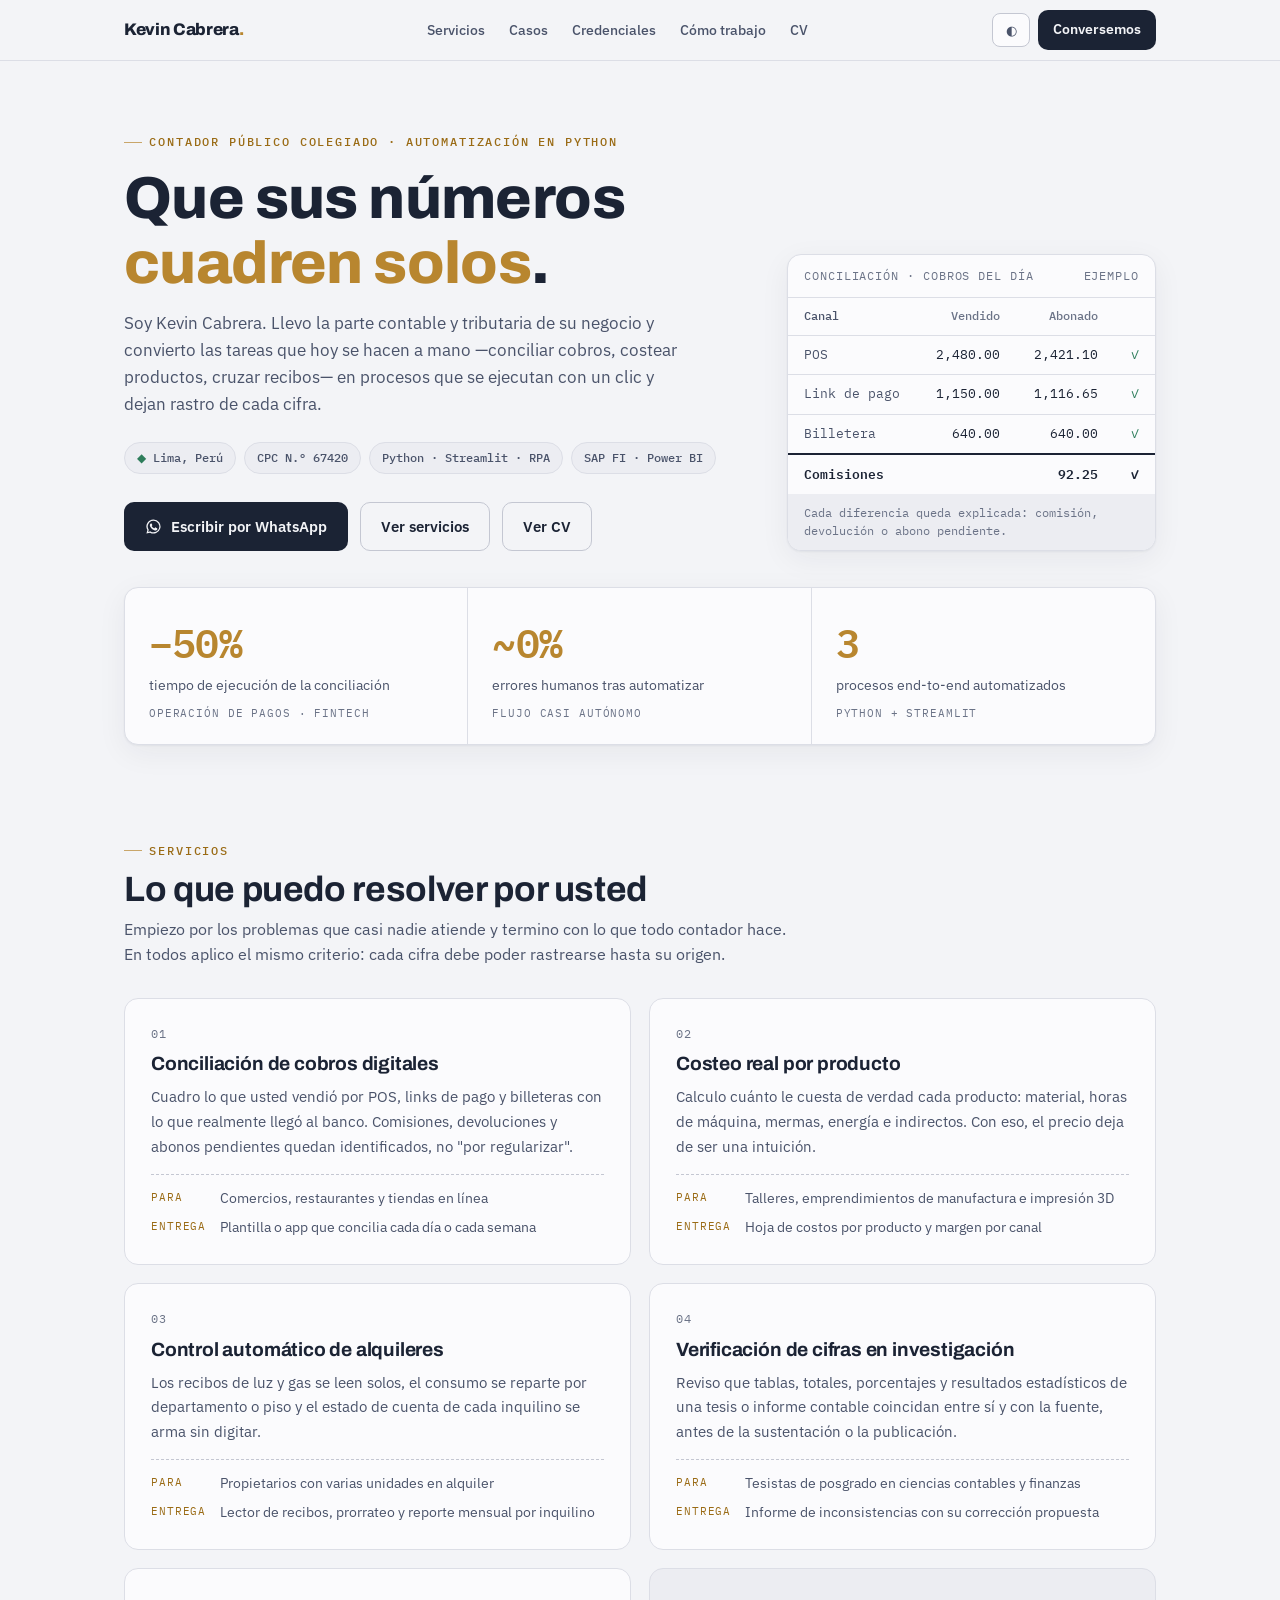
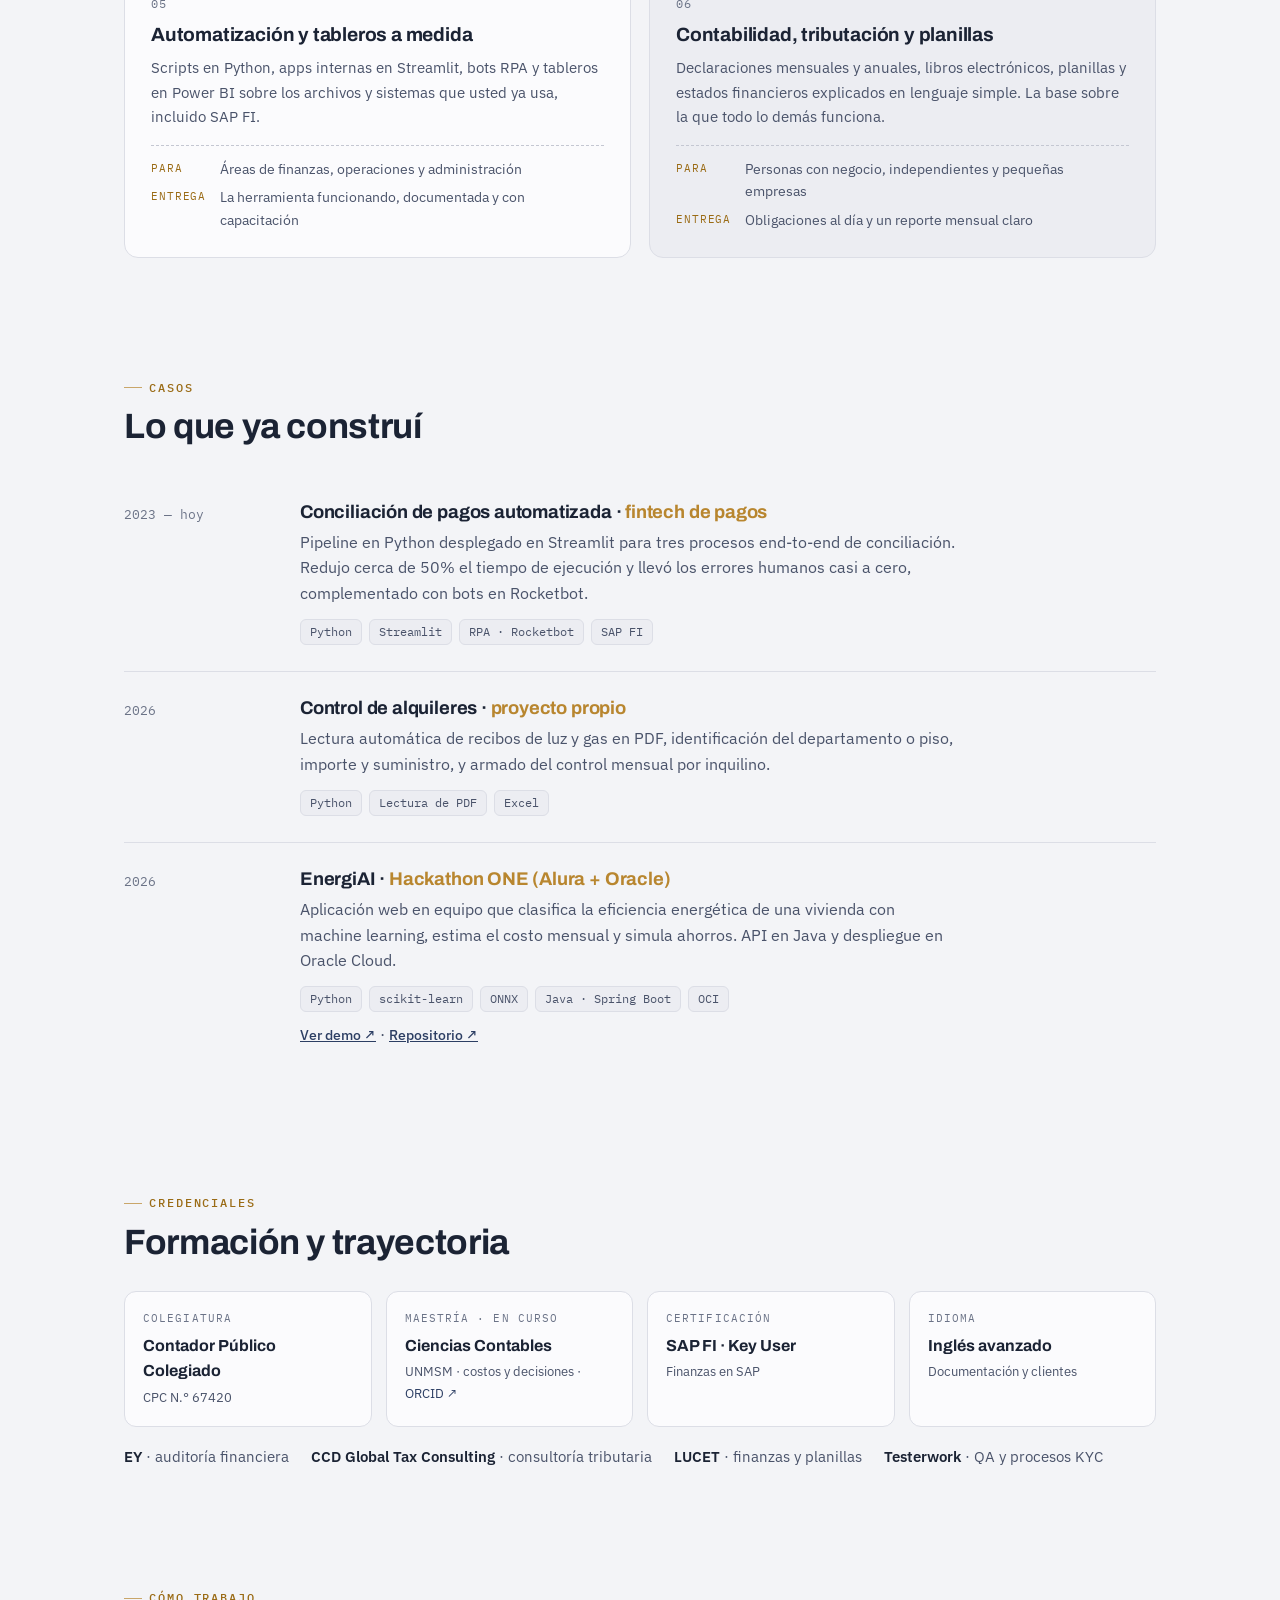
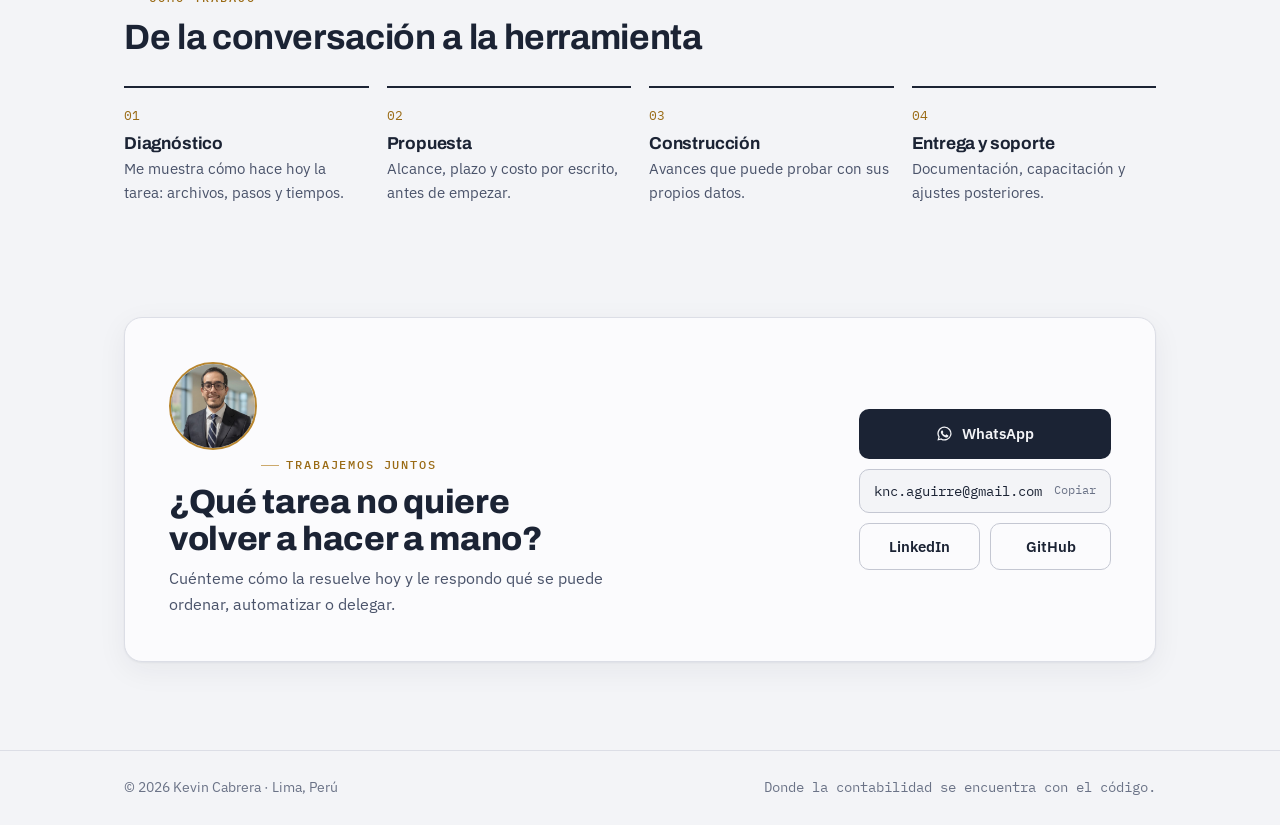
<file: index.html>
<!doctype html>
<html lang="es">
<head>
<meta charset="utf-8">
<meta name="viewport" content="width=device-width, initial-scale=1">
<title>Kevin Cabrera · Contabilidad y automatización</title>
<meta name="description" content="Kevin Cabrera, Contador Público Colegiado y constructor de automatizaciones en Python. Conciliación de cobros digitales, costeo por producto, control de alquileres, tributación y tableros financieros. Lima, Perú.">
<link rel="icon" href="img/favicon.svg" type="image/svg+xml">
<link rel="preconnect" href="https://fonts.googleapis.com">
<link rel="preconnect" href="https://fonts.gstatic.com" crossorigin>
<link rel="stylesheet" href="https://fonts.googleapis.com/css2?family=Archivo:wght@500;600;700;800&family=IBM+Plex+Mono:wght@400;500;600&family=IBM+Plex+Sans:wght@400;500;600;700&display=swap">
<style>
/* Identidad tomada del CV web de Kevin Cabrera */
:root{
  --paper:#F3F4F7; --surface:#FBFBFD; --surface-2:#ECEDF2;
  --ink:#1B2334; --ink-soft:#4A536A; --ink-faint:#6B7387;
  --line:#DCDEE6; --line-strong:#C4C7D2;
  --gold:#9A6B15; --gold-bright:#B8862F; --navy:#2C3E63; --good:#2E7D5B;
  --shadow:0 1px 2px rgba(27,35,52,.05),0 8px 30px rgba(27,35,52,.06);
  --display:'Archivo',system-ui,sans-serif; --body:'IBM Plex Sans',system-ui,sans-serif; --mono:'IBM Plex Mono',ui-monospace,monospace;
}
@media (prefers-color-scheme:dark){
  :root:not([data-theme="light"]){
    --paper:#0F131C; --surface:#161C28; --surface-2:#1D2532; --ink:#E9EBF1; --ink-soft:#AEB6C7; --ink-faint:#8D95A8;
    --line:#28303F; --line-strong:#38414F; --gold:#E0AE56; --gold-bright:#D6A24A; --navy:#8FA6D0; --good:#5FB98C;
    --shadow:0 1px 2px rgba(0,0,0,.3),0 12px 34px rgba(0,0,0,.35);
  }
}
:root[data-theme="dark"]{
  --paper:#0F131C; --surface:#161C28; --surface-2:#1D2532; --ink:#E9EBF1; --ink-soft:#AEB6C7; --ink-faint:#8D95A8;
  --line:#28303F; --line-strong:#38414F; --gold:#E0AE56; --gold-bright:#D6A24A; --navy:#8FA6D0; --good:#5FB98C;
  --shadow:0 1px 2px rgba(0,0,0,.3),0 12px 34px rgba(0,0,0,.35);
}
*{margin:0;padding:0;box-sizing:border-box}
html{scroll-behavior:smooth}
body{background:var(--paper);color:var(--ink);font-family:var(--body);line-height:1.6;-webkit-font-smoothing:antialiased}
.wrap{max-width:1080px;margin:0 auto;padding-inline:24px}
@media(max-width:520px){.wrap{padding-inline:16px}}
a{color:inherit}
h1,h2,h3{font-family:var(--display);line-height:1.1;letter-spacing:-.01em;text-wrap:balance}
.mono{font-family:var(--mono);font-variant-numeric:tabular-nums}
.eyebrow{font-family:var(--mono);font-size:.72rem;letter-spacing:.16em;text-transform:uppercase;color:var(--gold);font-weight:500;display:inline-flex;align-items:center;gap:.6em}
.eyebrow::before{content:"";width:1.6em;height:1px;background:var(--gold-bright);opacity:.7}
section{padding-block:56px}
.sec-head{margin-bottom:30px;max-width:680px}
.sec-head h2{font-size:clamp(1.6rem,4vw,2.2rem);font-weight:700;margin:10px 0 8px}
.sec-head p{color:var(--ink-soft)}
:focus-visible{outline:2px solid var(--gold-bright);outline-offset:2px}

/* Barra */
.topbar{position:sticky;top:0;z-index:50;background:var(--paper);border-bottom:1px solid var(--line)}
.topbar-inner{display:flex;align-items:center;justify-content:space-between;gap:16px;height:60px}
.brand{font-family:var(--display);font-weight:800;font-size:1.05rem;letter-spacing:-.02em;text-decoration:none}
.brand .dot{color:var(--gold-bright)}
.nav-links{display:flex;gap:24px}
.nav-links a{font-size:.9rem;color:var(--ink-soft);text-decoration:none;font-weight:500}
.nav-links a:hover{color:var(--ink)}
.controls{display:flex;gap:8px;align-items:center}
.btn-ghost{font-family:var(--mono);font-size:.8rem;border:1px solid var(--line-strong);background:var(--surface);color:var(--ink-soft);border-radius:8px;height:34px;width:38px;cursor:pointer}
.btn-ghost:hover{border-color:var(--gold-bright);color:var(--ink)}
@media(max-width:860px){.nav-links{display:none}}

/* Botones */
.btn{font-family:var(--body);font-weight:600;font-size:.92rem;text-decoration:none;cursor:pointer;border-radius:10px;padding:12px 20px;display:inline-flex;align-items:center;gap:9px;border:1px solid transparent;transition:transform .15s,box-shadow .2s}
.btn-primary{background:var(--ink);color:var(--paper)}
.btn-primary:hover{transform:translateY(-1px);box-shadow:var(--shadow)}
.btn-outline{border-color:var(--line-strong);color:var(--ink);background:transparent}
.btn-outline:hover{border-color:var(--gold-bright)}
.btn svg{width:17px;height:17px}
.topbar .btn{padding:8px 14px;font-size:.85rem}

/* Portada */
.retrato{width:88px;height:88px;border-radius:50%;object-fit:cover;object-position:center 20%;margin-bottom:16px;border:2px solid var(--gold-bright)}
.hero{padding-block:64px 32px}
.hero-grid{display:grid;grid-template-columns:1.25fr .75fr;gap:48px;align-items:end}
@media(max-width:860px){.hero-grid{grid-template-columns:1fr;gap:28px}}
.hero h1{font-size:clamp(2.3rem,5.6vw,3.7rem);font-weight:800;margin:14px 0 14px}
.hero h1 .hl{color:var(--gold-bright)}
.lead{font-size:1.06rem;color:var(--ink-soft);max-width:56ch;margin-bottom:24px}
.chips{display:flex;flex-wrap:wrap;gap:8px;margin-bottom:28px}
.chip{font-family:var(--mono);font-size:.76rem;font-weight:500;color:var(--ink-soft);background:var(--surface-2);border:1px solid var(--line);border-radius:999px;padding:5px 12px}
.chip .pin{color:var(--good)}
.cta{display:flex;flex-wrap:wrap;gap:12px}

/* Asiento contable decorativo */
.asiento{background:var(--surface);border:1px solid var(--line);border-radius:14px;box-shadow:var(--shadow);overflow:hidden;font-family:var(--mono);font-size:.8rem}
.asiento .top{display:flex;justify-content:space-between;padding:12px 16px;border-bottom:1px solid var(--line);color:var(--ink-faint);font-size:.72rem;letter-spacing:.08em;text-transform:uppercase}
.asiento table{width:100%;border-collapse:collapse;font-variant-numeric:tabular-nums}
.asiento th,.asiento td{padding:9px 16px;text-align:right;border-bottom:1px solid var(--line)}
.asiento th{color:var(--ink-faint);font-weight:500;font-size:.72rem}
.asiento td:first-child,.asiento th:first-child{text-align:left;color:var(--ink-soft)}
.asiento tr.total td{border-bottom:0;color:var(--ink);font-weight:600;border-top:2px solid var(--ink)}
.asiento .ok{color:var(--good)}
.asiento .foot{padding:10px 16px;color:var(--ink-faint);font-size:.72rem;background:var(--surface-2)}

/* Libro de métricas */
.ledger{margin-top:36px;border:1px solid var(--line);border-radius:14px;background:var(--surface);display:grid;grid-template-columns:repeat(3,1fr);overflow:hidden;box-shadow:var(--shadow)}
.ledger .cell{padding:22px 24px;border-right:1px solid var(--line)}
.ledger .cell:last-child{border-right:0}
.ledger .num{font-family:var(--mono);font-weight:600;font-size:clamp(1.9rem,4vw,2.5rem);letter-spacing:-.02em;color:var(--gold-bright);font-variant-numeric:tabular-nums}
.ledger .cap{font-size:.88rem;color:var(--ink-soft)}
.ledger .src{font-family:var(--mono);font-size:.68rem;color:var(--ink-faint);margin-top:8px;text-transform:uppercase;letter-spacing:.08em}
@media(max-width:620px){.ledger{grid-template-columns:1fr}.ledger .cell{border-right:0;border-bottom:1px solid var(--line)}.ledger .cell:last-child{border-bottom:0}}

/* Servicios */
.svc-grid{display:grid;grid-template-columns:repeat(2,1fr);gap:18px}
@media(max-width:820px){.svc-grid{grid-template-columns:1fr}}
.svc{background:var(--surface);border:1px solid var(--line);border-radius:14px;padding:26px;display:flex;flex-direction:column;gap:10px}
.svc .idx{font-family:var(--mono);font-size:.72rem;color:var(--ink-faint);letter-spacing:.1em}
.svc h3{font-size:1.2rem;font-weight:700}
.svc p{color:var(--ink-soft);font-size:.96rem}
.svc dl{display:grid;grid-template-columns:auto 1fr;gap:6px 14px;margin-top:6px;padding-top:12px;border-top:1px dashed var(--line-strong);font-size:.88rem}
.svc dt{font-family:var(--mono);font-size:.7rem;text-transform:uppercase;letter-spacing:.08em;color:var(--gold);padding-top:2px}
.svc dd{color:var(--ink-soft)}
.svc.base{background:var(--surface-2)}

/* Casos */
.case{display:grid;grid-template-columns:150px 1fr;gap:26px;padding:26px 0;border-top:1px solid var(--line)}
.case:first-child{border-top:0}
.case .when{font-family:var(--mono);font-size:.8rem;color:var(--ink-faint);padding-top:3px}
.case h3{font-size:1.15rem;font-weight:700}
.case h3 .org{color:var(--gold-bright)}
.case p{color:var(--ink-soft);margin:8px 0 12px;max-width:66ch}
.tags{display:flex;flex-wrap:wrap;gap:7px}
.tag{font-family:var(--mono);font-size:.72rem;color:var(--ink-soft);background:var(--surface-2);border:1px solid var(--line);border-radius:6px;padding:3px 9px}
.case a{color:var(--navy);font-size:.9rem;font-weight:500}
@media(max-width:620px){.case{grid-template-columns:1fr;gap:6px}}

/* Credenciales */
.creds{display:grid;grid-template-columns:repeat(4,1fr);gap:14px}
@media(max-width:820px){.creds{grid-template-columns:repeat(2,1fr)}}
@media(max-width:480px){.creds{grid-template-columns:1fr}}
.cred{background:var(--surface);border:1px solid var(--line);border-radius:12px;padding:18px}
.cred .lbl{font-family:var(--mono);font-size:.68rem;text-transform:uppercase;letter-spacing:.1em;color:var(--ink-faint)}
.cred .val{font-family:var(--display);font-weight:700;font-size:1rem;margin-top:5px}
.cred .sub{font-size:.84rem;color:var(--ink-soft);margin-top:3px}
.cred a{color:var(--navy);text-decoration:none}
.cred a:hover{text-decoration:underline}
.prev{margin-top:18px;display:flex;flex-wrap:wrap;gap:8px 22px;color:var(--ink-soft);font-size:.92rem}
.prev b{color:var(--ink);font-weight:600}

/* Proceso */
.steps{display:grid;grid-template-columns:repeat(4,1fr);gap:18px;counter-reset:s}
@media(max-width:820px){.steps{grid-template-columns:1fr 1fr}}
@media(max-width:480px){.steps{grid-template-columns:1fr}}
.step{border-top:2px solid var(--ink);padding-top:14px}
.step::before{counter-increment:s;content:"0" counter(s);font-family:var(--mono);color:var(--gold);font-size:.8rem}
.step h3{font-size:1.08rem;margin:6px 0 4px}
.step p{color:var(--ink-soft);font-size:.93rem}

/* Contacto */
.contact{background:var(--surface);border:1px solid var(--line);border-radius:18px;padding:clamp(26px,5vw,44px);box-shadow:var(--shadow);display:grid;grid-template-columns:1fr auto;gap:32px;align-items:center}
@media(max-width:820px){.contact{grid-template-columns:1fr}}
.contact h2{font-size:clamp(1.5rem,4vw,2.1rem);font-weight:800}
.contact p{color:var(--ink-soft);margin-top:8px;max-width:48ch}
.actions{display:flex;flex-direction:column;gap:10px;min-width:240px}
.email-btn{font-family:var(--mono);font-size:.86rem;background:var(--paper);border:1px solid var(--line-strong);border-radius:10px;padding:12px 14px;display:flex;justify-content:space-between;gap:12px;cursor:pointer;color:var(--ink);width:100%}
.email-btn:hover{border-color:var(--gold-bright)}
.email-btn .copy{font-size:.72rem;color:var(--ink-faint)}
.row{display:flex;gap:10px}
.row a{flex:1;justify-content:center;padding:11px}

footer{border-top:1px solid var(--line);margin-top:32px;padding-block:26px;color:var(--ink-faint);font-size:.85rem}
footer .wrap{display:flex;flex-wrap:wrap;justify-content:space-between;gap:12px}
@media (prefers-reduced-motion:reduce){html{scroll-behavior:auto}*{transition:none!important}}
</style>
</head>
<body>

<svg width="0" height="0" style="position:absolute" aria-hidden="true">
  <symbol id="i-wa" viewBox="0 0 24 24"><path fill="currentColor" d="M12 2a10 10 0 0 0-8.6 15.1L2 22l5-1.3A10 10 0 1 0 12 2Zm0 18.2a8.2 8.2 0 0 1-4.2-1.2l-.3-.2-3 .8.8-2.9-.2-.3A8.2 8.2 0 1 1 12 20.2Zm4.5-6.1c-.2-.1-1.5-.7-1.7-.8-.2-.1-.4-.1-.6.1l-.8 1c-.1.2-.3.2-.5.1a6.7 6.7 0 0 1-3.3-2.9c-.3-.4.3-.4.7-1.3.1-.2 0-.3 0-.4l-.8-1.8c-.2-.5-.4-.4-.6-.4h-.5a1 1 0 0 0-.7.3 3 3 0 0 0-.9 2.2 5.2 5.2 0 0 0 1.1 2.7 11.8 11.8 0 0 0 4.5 4c1.7.7 2.3.8 3.2.6.5-.1 1.5-.6 1.7-1.2.2-.6.2-1.1.2-1.2-.1-.1-.3-.2-.5-.3Z"/></symbol>
</svg>

<header class="topbar">
  <div class="wrap topbar-inner">
    <a class="brand" href="#inicio">Kevin&nbsp;Cabrera<span class="dot">.</span></a>
    <nav class="nav-links" aria-label="Principal">
      <a href="#servicios">Servicios</a>
      <a href="#casos">Casos</a>
      <a href="#credenciales">Credenciales</a>
      <a href="#proceso">Cómo trabajo</a>
      <a href="cv/">CV</a>
    </nav>
    <div class="controls">
      <button class="btn-ghost" id="theme-toggle" aria-label="Cambiar tema claro u oscuro">◐</button>
      <a class="btn btn-primary" href="#contacto">Conversemos</a>
    </div>
  </div>
</header>

<main class="wrap" id="inicio">

  <!-- PORTADA -->
  <section class="hero">
    <div class="hero-grid">
      <div>
        <span class="eyebrow">Contador Público Colegiado · Automatización en Python</span>
        <h1>Que sus números <span class="hl">cuadren solos</span>.</h1>
        <p class="lead">Soy Kevin Cabrera. Llevo la parte contable y tributaria de su negocio y convierto las tareas que hoy se hacen a mano —conciliar cobros, costear productos, cruzar recibos— en procesos que se ejecutan con un clic y dejan rastro de cada cifra.</p>
        <div class="chips">
          <span class="chip"><span class="pin">◆</span> Lima, Perú</span>
          <span class="chip">CPC N.° 67420</span>
          <span class="chip">Python · Streamlit · RPA</span>
          <span class="chip">SAP FI · Power BI</span>
        </div>
        <div class="cta">
          <a class="btn btn-primary" data-wa="Hola Kevin, quisiera conversar sobre un proceso contable que quiero ordenar o automatizar." href="#contacto"><svg><use href="#i-wa"/></svg>Escribir por WhatsApp</a>
          <a class="btn btn-outline" href="#servicios">Ver servicios</a>
          <a class="btn btn-outline" href="cv/">Ver CV</a>
        </div>
      </div>

      <div class="asiento" aria-label="Ejemplo ilustrativo de conciliación de cobros">
        <div class="top"><span>Conciliación · cobros del día</span><span>ejemplo</span></div>
        <table>
          <thead><tr><th>Canal</th><th>Vendido</th><th>Abonado</th><th></th></tr></thead>
          <tbody>
            <tr><td>POS</td><td>2,480.00</td><td>2,421.10</td><td class="ok">✓</td></tr>
            <tr><td>Link de pago</td><td>1,150.00</td><td>1,116.65</td><td class="ok">✓</td></tr>
            <tr><td>Billetera</td><td>640.00</td><td>640.00</td><td class="ok">✓</td></tr>
            <tr class="total"><td>Comisiones</td><td colspan="2">92.25</td><td class="ok">✓</td></tr>
          </tbody>
        </table>
        <div class="foot">Cada diferencia queda explicada: comisión, devolución o abono pendiente.</div>
      </div>
    </div>

    <div class="ledger" role="list">
      <div class="cell" role="listitem"><div class="num">−50%</div><div class="cap">tiempo de ejecución de la conciliación</div><div class="src">operación de pagos · fintech</div></div>
      <div class="cell" role="listitem"><div class="num">~0%</div><div class="cap">errores humanos tras automatizar</div><div class="src">flujo casi autónomo</div></div>
      <div class="cell" role="listitem"><div class="num">3</div><div class="cap">procesos end-to-end automatizados</div><div class="src">Python + Streamlit</div></div>
    </div>
  </section>

  <!-- SERVICIOS -->
  <section id="servicios">
    <div class="sec-head">
      <span class="eyebrow">Servicios</span>
      <h2>Lo que puedo resolver por usted</h2>
      <p>Empiezo por los problemas que casi nadie atiende y termino con lo que todo contador hace. En todos aplico el mismo criterio: cada cifra debe poder rastrearse hasta su origen.</p>
    </div>
    <div class="svc-grid">
      <article class="svc">
        <span class="idx">01</span>
        <h3>Conciliación de cobros digitales</h3>
        <p>Cuadro lo que usted vendió por POS, links de pago y billeteras con lo que realmente llegó al banco. Comisiones, devoluciones y abonos pendientes quedan identificados, no "por regularizar".</p>
        <dl><dt>Para</dt><dd>Comercios, restaurantes y tiendas en línea</dd><dt>Entrega</dt><dd>Plantilla o app que concilia cada día o cada semana</dd></dl>
      </article>
      <article class="svc">
        <span class="idx">02</span>
        <h3>Costeo real por producto</h3>
        <p>Calculo cuánto le cuesta de verdad cada producto: material, horas de máquina, mermas, energía e indirectos. Con eso, el precio deja de ser una intuición.</p>
        <dl><dt>Para</dt><dd>Talleres, emprendimientos de manufactura e impresión 3D</dd><dt>Entrega</dt><dd>Hoja de costos por producto y margen por canal</dd></dl>
      </article>
      <article class="svc">
        <span class="idx">03</span>
        <h3>Control automático de alquileres</h3>
        <p>Los recibos de luz y gas se leen solos, el consumo se reparte por departamento o piso y el estado de cuenta de cada inquilino se arma sin digitar.</p>
        <dl><dt>Para</dt><dd>Propietarios con varias unidades en alquiler</dd><dt>Entrega</dt><dd>Lector de recibos, prorrateo y reporte mensual por inquilino</dd></dl>
      </article>
      <article class="svc">
        <span class="idx">04</span>
        <h3>Verificación de cifras en investigación</h3>
        <p>Reviso que tablas, totales, porcentajes y resultados estadísticos de una tesis o informe contable coincidan entre sí y con la fuente, antes de la sustentación o la publicación.</p>
        <dl><dt>Para</dt><dd>Tesistas de posgrado en ciencias contables y finanzas</dd><dt>Entrega</dt><dd>Informe de inconsistencias con su corrección propuesta</dd></dl>
      </article>
      <article class="svc">
        <span class="idx">05</span>
        <h3>Automatización y tableros a medida</h3>
        <p>Scripts en Python, apps internas en Streamlit, bots RPA y tableros en Power BI sobre los archivos y sistemas que usted ya usa, incluido SAP FI.</p>
        <dl><dt>Para</dt><dd>Áreas de finanzas, operaciones y administración</dd><dt>Entrega</dt><dd>La herramienta funcionando, documentada y con capacitación</dd></dl>
      </article>
      <article class="svc base">
        <span class="idx">06</span>
        <h3>Contabilidad, tributación y planillas</h3>
        <p>Declaraciones mensuales y anuales, libros electrónicos, planillas y estados financieros explicados en lenguaje simple. La base sobre la que todo lo demás funciona.</p>
        <dl><dt>Para</dt><dd>Personas con negocio, independientes y pequeñas empresas</dd><dt>Entrega</dt><dd>Obligaciones al día y un reporte mensual claro</dd></dl>
      </article>
    </div>
  </section>

  <!-- CASOS -->
  <section id="casos">
    <div class="sec-head">
      <span class="eyebrow">Casos</span>
      <h2>Lo que ya construí</h2>
    </div>
    <div>
      <div class="case">
        <div class="when">2023 — hoy</div>
        <div>
          <h3>Conciliación de pagos automatizada · <span class="org">fintech de pagos</span></h3>
          <p>Pipeline en Python desplegado en Streamlit para tres procesos end-to-end de conciliación. Redujo cerca de 50% el tiempo de ejecución y llevó los errores humanos casi a cero, complementado con bots en Rocketbot.</p>
          <div class="tags"><span class="tag">Python</span><span class="tag">Streamlit</span><span class="tag">RPA · Rocketbot</span><span class="tag">SAP FI</span></div>
        </div>
      </div>
      <div class="case">
        <div class="when">2026</div>
        <div>
          <h3>Control de alquileres · <span class="org">proyecto propio</span></h3>
          <p>Lectura automática de recibos de luz y gas en PDF, identificación del departamento o piso, importe y suministro, y armado del control mensual por inquilino.</p>
          <div class="tags"><span class="tag">Python</span><span class="tag">Lectura de PDF</span><span class="tag">Excel</span></div>
        </div>
      </div>
      <div class="case">
        <div class="when">2026</div>
        <div>
          <h3>EnergiAI · <span class="org">Hackathon ONE (Alura + Oracle)</span></h3>
          <p>Aplicación web en equipo que clasifica la eficiencia energética de una vivienda con machine learning, estima el costo mensual y simula ahorros. API en Java y despliegue en Oracle Cloud.</p>
          <div class="tags"><span class="tag">Python</span><span class="tag">scikit-learn</span><span class="tag">ONNX</span><span class="tag">Java · Spring Boot</span><span class="tag">OCI</span></div>
          <p style="margin:10px 0 0"><a href="https://129.151.116.82.nip.io/" target="_blank" rel="noopener">Ver demo ↗</a> · <a href="https://github.com/No-Country-simulation/G9-LATAM-Team-69" target="_blank" rel="noopener">Repositorio ↗</a></p>
        </div>
      </div>
    </div>
  </section>

  <!-- CREDENCIALES -->
  <section id="credenciales">
    <div class="sec-head">
      <span class="eyebrow">Credenciales</span>
      <h2>Formación y trayectoria</h2>
    </div>
    <div class="creds">
      <div class="cred"><div class="lbl">Colegiatura</div><div class="val">Contador Público Colegiado</div><div class="sub">CPC N.° 67420</div></div>
      <div class="cred"><div class="lbl">Maestría · en curso</div><div class="val">Ciencias Contables</div><div class="sub">UNMSM · costos y decisiones · <a href="https://orcid.org/0009-0000-9145-1429" target="_blank" rel="noopener">ORCID ↗</a></div></div>
      <div class="cred"><div class="lbl">Certificación</div><div class="val">SAP FI · Key User</div><div class="sub">Finanzas en SAP</div></div>
      <div class="cred"><div class="lbl">Idioma</div><div class="val">Inglés avanzado</div><div class="sub">Documentación y clientes</div></div>
    </div>
    <div class="prev">
      <span><b>EY</b> · auditoría financiera</span>
      <span><b>CCD Global Tax Consulting</b> · consultoría tributaria</span>
      <span><b>LUCET</b> · finanzas y planillas</span>
      <span><b>Testerwork</b> · QA y procesos KYC</span>
    </div>
  </section>

  <!-- PROCESO -->
  <section id="proceso">
    <div class="sec-head">
      <span class="eyebrow">Cómo trabajo</span>
      <h2>De la conversación a la herramienta</h2>
    </div>
    <div class="steps">
      <div class="step"><h3>Diagnóstico</h3><p>Me muestra cómo hace hoy la tarea: archivos, pasos y tiempos.</p></div>
      <div class="step"><h3>Propuesta</h3><p>Alcance, plazo y costo por escrito, antes de empezar.</p></div>
      <div class="step"><h3>Construcción</h3><p>Avances que puede probar con sus propios datos.</p></div>
      <div class="step"><h3>Entrega y soporte</h3><p>Documentación, capacitación y ajustes posteriores.</p></div>
    </div>
  </section>

  <!-- CONTACTO -->
  <section id="contacto">
    <div class="contact">
      <div>
        <img class="retrato" src="img/kevin.jpg" width="620" height="834" alt="Kevin Cabrera" loading="lazy">
        <span class="eyebrow">Trabajemos juntos</span>
        <h2 style="margin-top:10px">¿Qué tarea no quiere volver a hacer a mano?</h2>
        <p>Cuénteme cómo la resuelve hoy y le respondo qué se puede ordenar, automatizar o delegar.</p>
      </div>
      <div class="actions">
        <a class="btn btn-primary" style="justify-content:center" data-wa="Hola Kevin, quisiera conversar sobre un proceso contable que quiero ordenar o automatizar." href="#contacto"><svg><use href="#i-wa"/></svg>WhatsApp</a>
        <button class="email-btn" id="email-btn" type="button"><span id="email-text"></span><span class="copy" id="copy-label">Copiar</span></button>
        <div class="row">
          <a class="btn btn-outline" data-linkedin href="#contacto">LinkedIn</a>
          <a class="btn btn-outline" data-github href="#contacto">GitHub</a>
        </div>
      </div>
    </div>
  </section>
</main>

<footer>
  <div class="wrap">
    <span>© <span id="y"></span> Kevin Cabrera · Lima, Perú</span>
    <span class="mono">Donde la contabilidad se encuentra con el código.</span>
  </div>
</footer>

<script>
  /* ======================================================
     CONFIG: datos de contacto
     whatsapp: código de país + número, sin espacios ni "+" (Perú = 51)
     ====================================================== */
  const CONFIG = {
    whatsapp: "51999068009",
    email:    "knc.aguirre@gmail.com",
    linkedin: "https://www.linkedin.com/in/kevin-cabrera-knca",
    github:   "https://github.com/kncag"
  };

  const ext = (sel, url) => document.querySelectorAll(sel).forEach(a => { a.href = url; a.target = "_blank"; a.rel = "noopener"; });
  document.querySelectorAll("[data-wa]").forEach(a => { a.href = "https://wa.me/" + CONFIG.whatsapp + "?text=" + encodeURIComponent(a.dataset.wa); a.target = "_blank"; a.rel = "noopener"; });
  ext("[data-linkedin]", CONFIG.linkedin);
  ext("[data-github]", CONFIG.github);
  document.getElementById("email-text").textContent = CONFIG.email;
  document.getElementById("email-btn").addEventListener("click", () => {
    const lbl = document.getElementById("copy-label");
    const done = () => { lbl.textContent = "Copiado ✓"; setTimeout(() => lbl.textContent = "Copiar", 1800); };
    if (navigator.clipboard && navigator.clipboard.writeText) navigator.clipboard.writeText(CONFIG.email).then(done).catch(() => location.href = "mailto:" + CONFIG.email);
    else location.href = "mailto:" + CONFIG.email;
  });
  document.getElementById("y").textContent = new Date().getFullYear();

  /* Tema claro / oscuro */
  const root = document.documentElement;
  const cur = () => root.dataset.theme || (matchMedia("(prefers-color-scheme: dark)").matches ? "dark" : "light");
  try { const t = localStorage.getItem("kc-theme"); if (t) root.dataset.theme = t; } catch (e) {}
  document.getElementById("theme-toggle").addEventListener("click", () => {
    const next = cur() === "dark" ? "light" : "dark";
    root.dataset.theme = next;
    try { localStorage.setItem("kc-theme", next); } catch (e) {}
  });
</script>
</body>
</html>
</file>
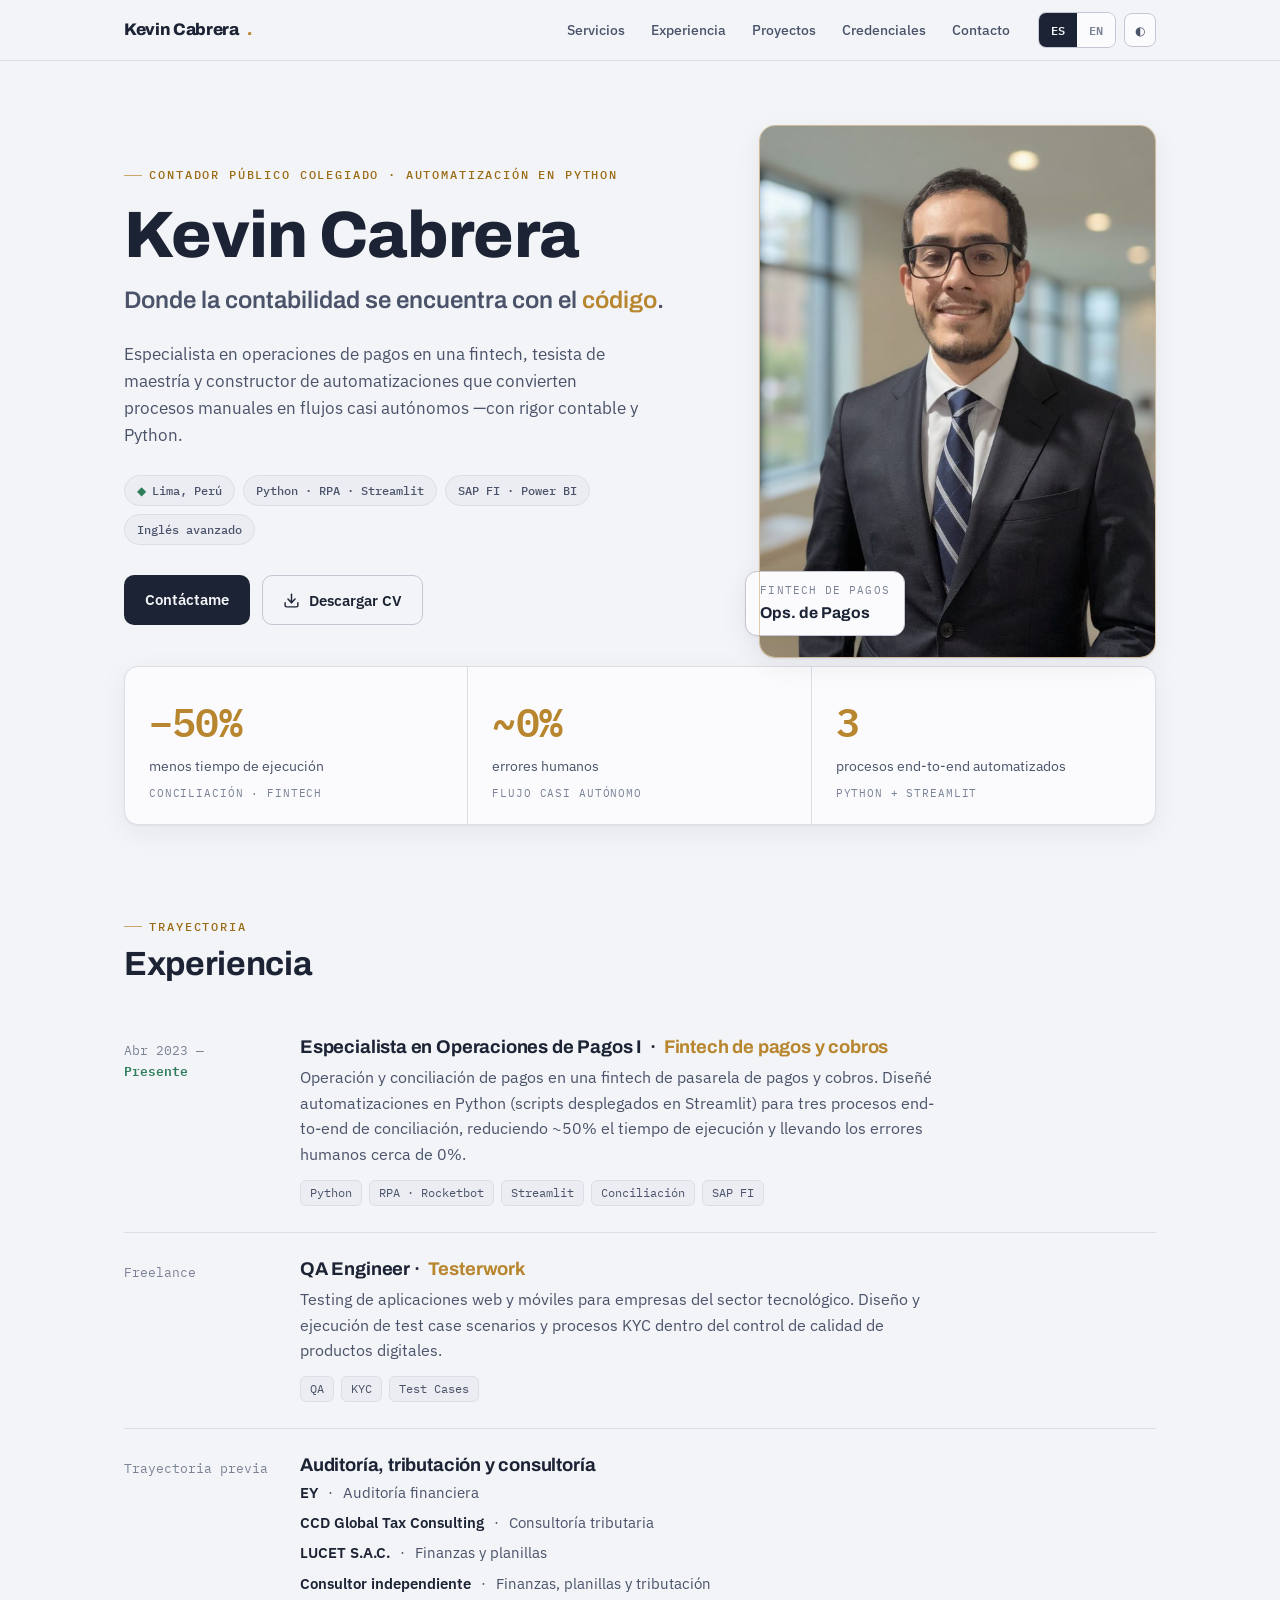
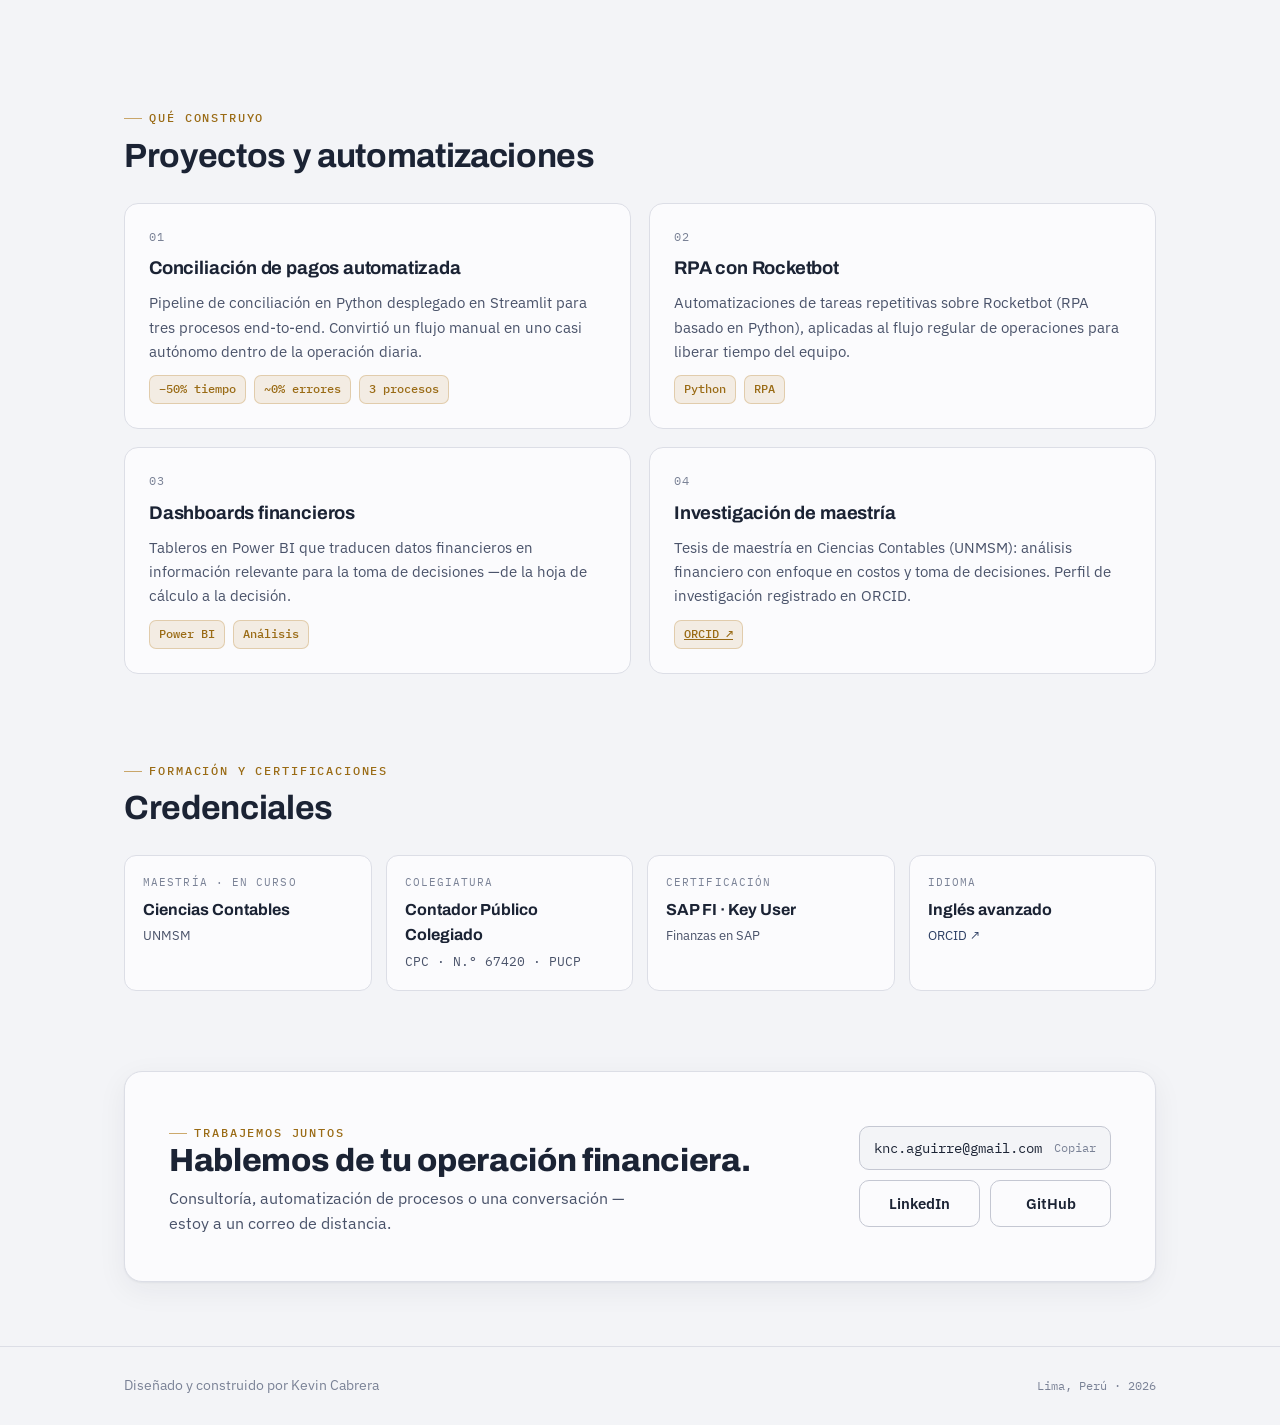
<file: cv/index.html>
<!DOCTYPE html>
<html lang="es">
<head>
    <meta charset="UTF-8">
    <meta name="viewport" content="width=device-width, initial-scale=1.0">
    <title>Kevin Cabrera · CV</title>
<link rel="icon" href="../img/favicon.svg" type="image/svg+xml">
<meta name="description" content="Kevin Cabrera — Contador Público Colegiado, especialista en operaciones de pagos y constructor de automatizaciones en Python. Donde la contabilidad se encuentra con el código.">
<link rel="preconnect" href="https://fonts.googleapis.com">
<link rel="preconnect" href="https://fonts.gstatic.com" crossorigin>
<link rel="stylesheet" href="https://fonts.googleapis.com/css2?family=Archivo:wght@500;600;700;800&family=IBM+Plex+Mono:wght@400;500;600&family=IBM+Plex+Sans:wght@400;500;600;700&display=swap">
<style>
:root{
  --paper:#F3F4F7;
  --surface:#FBFBFD;
  --surface-2:#ECEDF2;
  --ink:#1B2334;
  --ink-soft:#4A536A;
  --ink-faint:#7A8296;
  --line:#DCDEE6;
  --line-strong:#C4C7D2;
  --gold:#9A6B15;
  --gold-bright:#B8862F;
  --navy:#2C3E63;
  --good:#2E7D5B;
  --shadow:0 1px 2px rgba(27,35,52,.05), 0 8px 30px rgba(27,35,52,.06);
  --display:'Archivo', system-ui, sans-serif;
  --body:'IBM Plex Sans', system-ui, sans-serif;
  --mono:'IBM Plex Mono', ui-monospace, monospace;
}
:root:not([data-theme="light"]){
  @media (prefers-color-scheme: dark){
    --paper:#0F131C;
    --surface:#161C28;
    --surface-2:#1D2532;
    --ink:#E9EBF1;
    --ink-soft:#AEB6C7;
    --ink-faint:#7C8598;
    --line:#28303F;
    --line-strong:#38414F;
    --gold:#E0AE56;
    --gold-bright:#D6A24A;
    --navy:#8FA6D0;
    --good:#5FB98C;
    --shadow:0 1px 2px rgba(0,0,0,.3), 0 12px 34px rgba(0,0,0,.35);
  }
}
:root[data-theme="dark"]{
  --paper:#0F131C;
  --surface:#161C28;
  --surface-2:#1D2532;
  --ink:#E9EBF1;
  --ink-soft:#AEB6C7;
  --ink-faint:#7C8598;
  --line:#28303F;
  --line-strong:#38414F;
  --gold:#E0AE56;
  --gold-bright:#D6A24A;
  --navy:#8FA6D0;
  --good:#5FB98C;
  --shadow:0 1px 2px rgba(0,0,0,.3), 0 12px 34px rgba(0,0,0,.35);
}
*{margin:0;padding:0;box-sizing:border-box}
html{scroll-behavior:smooth}
@media (prefers-reduced-motion: reduce){html{scroll-behavior:auto}*{animation:none!important;transition:none!important}}
body{
  background:var(--paper);
  color:var(--ink);
  font-family:var(--body);
  line-height:1.6;
  -webkit-font-smoothing:antialiased;
}
.wrap{max-width:1080px;margin:0 auto;padding-inline:24px}
a{color:inherit}
h1,h2,h3{font-family:var(--display);line-height:1.1;text-wrap:balance;letter-spacing:-0.01em}
.mono{font-family:var(--mono);font-variant-numeric:tabular-nums}
.eyebrow{
  font-family:var(--mono);font-size:.72rem;letter-spacing:.16em;text-transform:uppercase;
  color:var(--gold);font-weight:500;display:inline-flex;align-items:center;gap:.6em;
}
.eyebrow::before{content:"";width:1.6em;height:1px;background:var(--gold-bright);opacity:.7}

/* ---------- Header ---------- */
.topbar{
  position:sticky;top:0;z-index:50;
  background:color-mix(in srgb, var(--paper) 86%, transparent);
  backdrop-filter:blur(10px);
  border-bottom:1px solid var(--line);
}
.topbar-inner{display:flex;align-items:center;justify-content:space-between;gap:16px;height:60px}
.brand{font-family:var(--display);font-weight:800;font-size:1.05rem;letter-spacing:-0.02em;display:flex;align-items:center;gap:.5rem}
.brand .dot{color:var(--gold-bright)}
.nav{display:flex;align-items:center;gap:28px}
.nav-links{display:flex;gap:26px}
.nav-links a{font-size:.9rem;color:var(--ink-soft);text-decoration:none;font-weight:500;transition:color .2s}
.nav-links a:hover{color:var(--ink)}
.controls{display:flex;align-items:center;gap:8px}
.btn-ghost{
  font-family:var(--mono);font-size:.78rem;font-weight:500;
  border:1px solid var(--line-strong);background:var(--surface);color:var(--ink-soft);
  border-radius:8px;height:34px;padding:0 10px;cursor:pointer;display:inline-flex;align-items:center;gap:6px;
  transition:border-color .2s,color .2s;
}
.btn-ghost:hover{border-color:var(--gold-bright);color:var(--ink)}
.btn-ghost:focus-visible,a:focus-visible,button:focus-visible{outline:2px solid var(--gold-bright);outline-offset:2px}
.lang-seg{display:inline-flex;border:1px solid var(--line-strong);border-radius:8px;overflow:hidden}
.lang-seg button{
  font-family:var(--mono);font-size:.75rem;font-weight:600;border:0;background:var(--surface);
  color:var(--ink-faint);height:34px;width:38px;cursor:pointer;transition:all .2s;
}
.lang-seg button[aria-pressed="true"]{background:var(--ink);color:var(--paper)}

/* ---------- Hero ---------- */
.hero{padding-block:64px 44px}
.hero-grid{display:grid;grid-template-columns:1.25fr .85fr;gap:52px;align-items:center}
.hero h1{font-size:clamp(2.6rem,6vw,4.1rem);font-weight:800;margin:14px 0 10px}
.tagline{font-family:var(--display);font-weight:600;font-size:clamp(1.15rem,2.6vw,1.5rem);color:var(--ink-soft);margin-bottom:22px}
.tagline .hl{color:var(--gold-bright)}
.lead{font-size:1.05rem;color:var(--ink-soft);max-width:52ch;margin-bottom:26px}
.chips{display:flex;flex-wrap:wrap;gap:8px;margin-bottom:30px}
.chip{
  font-family:var(--mono);font-size:.76rem;font-weight:500;color:var(--ink-soft);
  background:var(--surface-2);border:1px solid var(--line);border-radius:999px;padding:5px 12px;
  display:inline-flex;align-items:center;gap:6px;
}
.chip .pin{color:var(--good)}
.hero-cta{display:flex;flex-wrap:wrap;gap:12px}
.btn{
  font-family:var(--body);font-weight:600;font-size:.92rem;text-decoration:none;cursor:pointer;
  border-radius:10px;padding:12px 20px;display:inline-flex;align-items:center;gap:9px;transition:transform .15s,box-shadow .2s,background .2s;
  border:1px solid transparent;
}
.btn-primary{background:var(--ink);color:var(--paper)}
.btn-primary:hover{transform:translateY(-1px);box-shadow:var(--shadow)}
.btn-outline{background:transparent;border-color:var(--line-strong);color:var(--ink)}
.btn-outline:hover{border-color:var(--gold-bright)}
.svgico{width:17px;height:17px;flex:none}

.portrait{position:relative}
.portrait img{
  width:100%;border-radius:16px;display:block;box-shadow:var(--shadow);
  border:1px solid var(--line);
}
.portrait::after{
  content:"";position:absolute;inset:0;border-radius:16px;
  box-shadow:inset 0 0 0 1px color-mix(in srgb, var(--gold-bright) 40%, transparent);
  pointer-events:none;
}
.portrait .badge{
  position:absolute;left:-14px;bottom:22px;background:var(--surface);border:1px solid var(--line-strong);
  border-radius:12px;padding:10px 14px;box-shadow:var(--shadow);
}
.portrait .badge .k{font-family:var(--mono);font-size:.68rem;letter-spacing:.1em;text-transform:uppercase;color:var(--ink-faint)}
.portrait .badge .v{font-family:var(--display);font-weight:700;font-size:.98rem;color:var(--ink)}

/* ---------- Metrics ledger ---------- */
.ledger{
  margin-top:8px;border:1px solid var(--line);border-radius:14px;background:var(--surface);
  display:grid;grid-template-columns:repeat(3,1fr);overflow:hidden;box-shadow:var(--shadow);
}
.ledger .cell{padding:22px 24px;border-right:1px solid var(--line)}
.ledger .cell:last-child{border-right:0}
.ledger .num{font-family:var(--mono);font-weight:600;font-size:clamp(1.9rem,4vw,2.5rem);letter-spacing:-0.02em;color:var(--gold-bright);font-variant-numeric:tabular-nums}
.ledger .cap{font-size:.86rem;color:var(--ink-soft);margin-top:2px}
.ledger .src{font-family:var(--mono);font-size:.68rem;color:var(--ink-faint);margin-top:8px;text-transform:uppercase;letter-spacing:.08em}

/* ---------- Sections ---------- */
section{padding-block:40px}
.sec-head{margin-bottom:28px}
.sec-head h2{font-size:clamp(1.6rem,4vw,2.1rem);font-weight:700;margin-top:10px}

/* Experience timeline */
.exp{display:flex;flex-direction:column}
.exp-row{
  display:grid;grid-template-columns:150px 1fr;gap:26px;padding:26px 0;border-top:1px solid var(--line);
}
.exp-row:first-child{border-top:0}
.exp-when{font-family:var(--mono);font-size:.82rem;color:var(--ink-faint);padding-top:3px}
.exp-when .now{color:var(--good);font-weight:600}
.exp-body h3{font-size:1.15rem;font-weight:700;display:flex;flex-wrap:wrap;align-items:baseline;gap:8px}
.exp-body .org{color:var(--gold-bright)}
.exp-body p{color:var(--ink-soft);margin:8px 0 12px;max-width:64ch}
.tags{display:flex;flex-wrap:wrap;gap:7px}
.tag{font-family:var(--mono);font-size:.72rem;color:var(--ink-soft);background:var(--surface-2);border:1px solid var(--line);border-radius:6px;padding:3px 9px}
.prev-list{display:flex;flex-direction:column;gap:6px;margin-top:4px}
.prev-list .pi{display:flex;gap:10px;align-items:baseline;color:var(--ink-soft);font-size:.95rem}
.prev-list .pi b{color:var(--ink);font-weight:600}

/* Projects */
.proj-grid{display:grid;grid-template-columns:repeat(2,1fr);gap:18px}
.card{
  background:var(--surface);border:1px solid var(--line);border-radius:14px;padding:24px;
  display:flex;flex-direction:column;gap:12px;transition:border-color .2s,transform .15s;
}
.card:hover{border-color:var(--line-strong);transform:translateY(-2px)}
.card .num-idx{font-family:var(--mono);font-size:.72rem;color:var(--ink-faint);letter-spacing:.1em}
.card h3{font-size:1.15rem;font-weight:700}
.card p{color:var(--ink-soft);font-size:.95rem;flex:1}
.metric-chips{display:flex;flex-wrap:wrap;gap:8px}
.mchip{font-family:var(--mono);font-size:.74rem;font-weight:500;border-radius:7px;padding:4px 9px;background:color-mix(in srgb, var(--gold-bright) 12%, transparent);color:var(--gold);border:1px solid color-mix(in srgb, var(--gold-bright) 30%, transparent)}

/* Credentials */
.creds{display:grid;grid-template-columns:repeat(4,1fr);gap:14px}
.cred{background:var(--surface);border:1px solid var(--line);border-radius:12px;padding:18px}
.cred .lbl{font-family:var(--mono);font-size:.68rem;text-transform:uppercase;letter-spacing:.1em;color:var(--ink-faint)}
.cred .val{font-family:var(--display);font-weight:700;font-size:1rem;margin-top:5px}
.cred .sub{font-size:.82rem;color:var(--ink-soft);margin-top:3px}
.cred a{color:var(--navy);text-decoration:none}
.cred a:hover{text-decoration:underline}

/* Contact */
.contact{background:var(--surface);border:1px solid var(--line);border-radius:18px;padding:clamp(28px,5vw,44px);box-shadow:var(--shadow)}
.contact-grid{display:grid;grid-template-columns:1fr auto;gap:32px;align-items:center}
.contact h2{font-size:clamp(1.5rem,4vw,2rem);font-weight:800}
.contact p{color:var(--ink-soft);margin-top:8px;max-width:46ch}
.contact-actions{display:flex;flex-direction:column;gap:10px;min-width:230px}
.email-btn{
  font-family:var(--mono);font-size:.86rem;background:var(--paper);border:1px solid var(--line-strong);
  border-radius:10px;padding:12px 14px;display:flex;align-items:center;justify-content:space-between;gap:12px;cursor:pointer;color:var(--ink);width:100%;
}
.email-btn:hover{border-color:var(--gold-bright)}
.email-btn .copy{font-size:.72rem;color:var(--ink-faint)}
.social-row{display:flex;gap:10px}
.social-row a{flex:1;justify-content:center;padding:11px}

/* Footer */
footer{border-top:1px solid var(--line);margin-top:24px;padding-block:28px;color:var(--ink-faint);font-size:.85rem}
.footer-inner{display:flex;flex-wrap:wrap;gap:12px;justify-content:space-between;align-items:center}
footer .mono{font-size:.78rem}

/* Reveal */
.reveal{opacity:0;transform:translateY(14px);transition:opacity .6s ease,transform .6s ease}
.reveal.in{opacity:1;transform:none}

/* Responsive */
@media (max-width:820px){
  .hero-grid{grid-template-columns:1fr;gap:32px}
  .portrait{max-width:340px;margin-inline:auto;order:-1}
  .proj-grid{grid-template-columns:1fr}
  .creds{grid-template-columns:repeat(2,1fr)}
  .contact-grid{grid-template-columns:1fr;gap:22px}
  .nav-links{display:none}
}
@media (max-width:520px){
  .wrap{padding-inline:18px}
  .ledger{grid-template-columns:1fr}
  .ledger .cell{border-right:0;border-bottom:1px solid var(--line)}
  .ledger .cell:last-child{border-bottom:0}
  .exp-row{grid-template-columns:1fr;gap:8px}
  .creds{grid-template-columns:1fr}
}

/* Print (CV) */
@media print{
  .topbar,.hero-cta,.contact-actions,.reveal-off,footer .mono,.portrait .badge{display:none!important}
  body{background:#fff;color:#000}
  .reveal{opacity:1;transform:none}
  section,.hero{padding-block:14px}
  a{text-decoration:none;color:#000}
  .card,.cred,.contact,.ledger{box-shadow:none;border-color:#ccc}
}
</style>
</head>
<body>
<header class="topbar">
  <div class="wrap topbar-inner">
    <a class="brand" href="../" style="text-decoration:none;color:inherit">Kevin&nbsp;Cabrera<span class="dot">.</span></a>
    <nav class="nav">
      <div class="nav-links">
        <a href="../" data-es="Servicios" data-en="Services">Servicios</a>
        <a href="#experiencia" data-es="Experiencia" data-en="Experience">Experiencia</a>
        <a href="#proyectos" data-es="Proyectos" data-en="Projects">Proyectos</a>
        <a href="#credenciales" data-es="Credenciales" data-en="Credentials">Credenciales</a>
        <a href="#contacto" data-es="Contacto" data-en="Contact">Contacto</a>
      </div>
      <div class="controls">
        <div class="lang-seg" role="group" aria-label="Idioma / Language">
          <button id="lang-es" aria-pressed="true">ES</button>
          <button id="lang-en" aria-pressed="false">EN</button>
        </div>
        <button class="btn-ghost" id="theme-toggle" aria-label="Cambiar tema">
          <span id="theme-icon">◐</span>
        </button>
      </div>
    </nav>
  </div>
</header>

<main class="wrap">

  <!-- HERO -->
  <section class="hero">
    <div class="hero-grid">
      <div>
        <span class="eyebrow" data-es="Contador Público Colegiado · Automatización en Python" data-en="Certified Public Accountant · Python Automation">Contador Público Colegiado · Automatización en Python</span>
        <h1>Kevin Cabrera</h1>
        <p class="tagline" data-es="Donde la contabilidad se encuentra con el <span class='hl'>código</span>." data-en="Where accounting meets <span class='hl'>code</span>.">Donde la contabilidad se encuentra con el <span class="hl">código</span>.</p>
        <p class="lead" data-es="Especialista en operaciones de pagos en una fintech, tesista de maestría y constructor de automatizaciones que convierten procesos manuales en flujos casi autónomos —con rigor contable y Python." data-en="Payments operations specialist at a fintech, master's thesis student, and builder of automations that turn manual processes into near-autonomous workflows — with accounting rigor and Python.">Especialista en operaciones de pagos en una fintech, tesista de maestría y constructor de automatizaciones que convierten procesos manuales en flujos casi autónomos —con rigor contable y Python.</p>
        <div class="chips">
          <span class="chip"><span class="pin">◆</span> <span data-es="Lima, Perú" data-en="Lima, Peru">Lima, Perú</span></span>
          <span class="chip">Python · RPA · Streamlit</span>
          <span class="chip">SAP FI · Power BI</span>
          <span class="chip" data-es="Inglés avanzado" data-en="Advanced English">Inglés avanzado</span>
        </div>
        <div class="hero-cta">
          <a class="btn btn-primary" href="#contacto" data-es="Contáctame" data-en="Get in touch">Contáctame</a>
          <button class="btn btn-outline" id="cv-btn">
            <svg class="svgico" viewBox="0 0 24 24" fill="none" stroke="currentColor" stroke-width="2" stroke-linecap="round" stroke-linejoin="round"><path d="M21 15v4a2 2 0 0 1-2 2H5a2 2 0 0 1-2-2v-4"/><polyline points="7 10 12 15 17 10"/><line x1="12" y1="15" x2="12" y2="3"/></svg>
            <span data-es="Descargar CV" data-en="Download CV">Descargar CV</span>
          </button>
        </div>
      </div>
      <div class="portrait">
        <img src="../img/kevin.jpg" alt="Kevin Cabrera">
        <div class="badge">
          <div class="k mono" data-es="Fintech de pagos" data-en="Payments fintech">Fintech de pagos</div>
          <div class="v" data-es="Ops. de Pagos" data-en="Payments Ops">Ops. de Pagos</div>
        </div>
      </div>
    </div>

    <div class="ledger" aria-label="Resultados de automatización">
      <div class="cell">
        <div class="num">−50%</div>
        <div class="cap" data-es="menos tiempo de ejecución" data-en="less execution time">menos tiempo de ejecución</div>
        <div class="src" data-es="conciliación · fintech" data-en="reconciliation · fintech">conciliación · fintech</div>
      </div>
      <div class="cell">
        <div class="num">~0%</div>
        <div class="cap" data-es="errores humanos" data-en="human errors">errores humanos</div>
        <div class="src" data-es="flujo casi autónomo" data-en="near-autonomous flow">flujo casi autónomo</div>
      </div>
      <div class="cell">
        <div class="num">3</div>
        <div class="cap" data-es="procesos end-to-end automatizados" data-en="end-to-end processes automated">procesos end-to-end automatizados</div>
        <div class="src" data-es="Python + Streamlit" data-en="Python + Streamlit">Python + Streamlit</div>
      </div>
    </div>
  </section>

  <!-- EXPERIENCE -->
  <section id="experiencia">
    <div class="sec-head reveal">
      <span class="eyebrow" data-es="Trayectoria" data-en="Career">Trayectoria</span>
      <h2 data-es="Experiencia" data-en="Experience">Experiencia</h2>
    </div>
    <div class="exp">
      <div class="exp-row reveal">
        <div class="exp-when">Abr 2023 — <span class="now" data-es="Presente" data-en="Present">Presente</span></div>
        <div class="exp-body">
          <h3><span data-es="Especialista en Operaciones de Pagos I" data-en="Payments Operations Specialist I">Especialista en Operaciones de Pagos I</span> · <span class="org" data-es="Fintech de pagos y cobros" data-en="Payments and collections fintech">Fintech de pagos y cobros</span></h3>
          <p data-es="Operación y conciliación de pagos en una fintech de pasarela de pagos y cobros. Diseñé automatizaciones en Python (scripts desplegados en Streamlit) para tres procesos end-to-end de conciliación, reduciendo ~50% el tiempo de ejecución y llevando los errores humanos cerca de 0%." data-en="Payment operations and reconciliation at a payments-gateway fintech. Built Python automations (scripts deployed on Streamlit) for three end-to-end reconciliation processes, cutting execution time by ~50% and driving human errors close to 0%.">Operación y conciliación de pagos en una fintech de pasarela de pagos y cobros. Diseñé automatizaciones en Python (scripts desplegados en Streamlit) para tres procesos end-to-end de conciliación, reduciendo ~50% el tiempo de ejecución y llevando los errores humanos cerca de 0%.</p>
          <div class="tags"><span class="tag">Python</span><span class="tag">RPA · Rocketbot</span><span class="tag">Streamlit</span><span class="tag" data-es="Conciliación" data-en="Reconciliation">Conciliación</span><span class="tag">SAP FI</span></div>
        </div>
      </div>
      <div class="exp-row reveal">
        <div class="exp-when" data-es="Freelance" data-en="Freelance">Freelance</div>
        <div class="exp-body">
          <h3>QA Engineer · <span class="org">Testerwork</span></h3>
          <p data-es="Testing de aplicaciones web y móviles para empresas del sector tecnológico. Diseño y ejecución de test case scenarios y procesos KYC dentro del control de calidad de productos digitales." data-en="Web and mobile app testing for technology-sector companies. Design and execution of test case scenarios and KYC processes within digital-product quality control.">Testing de aplicaciones web y móviles para empresas del sector tecnológico. Diseño y ejecución de test case scenarios y procesos KYC dentro del control de calidad de productos digitales.</p>
          <div class="tags"><span class="tag">QA</span><span class="tag">KYC</span><span class="tag">Test Cases</span></div>
        </div>
      </div>
      <div class="exp-row reveal">
        <div class="exp-when" data-es="Trayectoria previa" data-en="Earlier">Trayectoria previa</div>
        <div class="exp-body">
          <h3 data-es="Auditoría, tributación y consultoría" data-en="Audit, tax & consulting">Auditoría, tributación y consultoría</h3>
          <div class="prev-list">
            <div class="pi"><b>EY</b> · <span data-es="Auditoría financiera" data-en="Financial audit">Auditoría financiera</span></div>
            <div class="pi"><b>CCD Global Tax Consulting</b> · <span data-es="Consultoría tributaria" data-en="Tax consulting">Consultoría tributaria</span></div>
            <div class="pi"><b>LUCET S.A.C.</b> · <span data-es="Finanzas y planillas" data-en="Finance & payroll">Finanzas y planillas</span></div>
            <div class="pi"><b data-es="Consultor independiente" data-en="Independent consultant">Consultor independiente</b> · <span data-es="Finanzas, planillas y tributación" data-en="Finance, payroll & tax">Finanzas, planillas y tributación</span></div>
          </div>
        </div>
      </div>
    </div>
  </section>

  <!-- PROJECTS -->
  <section id="proyectos">
    <div class="sec-head reveal">
      <span class="eyebrow" data-es="Qué construyo" data-en="What I build">Qué construyo</span>
      <h2 data-es="Proyectos y automatizaciones" data-en="Projects & automations">Proyectos y automatizaciones</h2>
    </div>
    <div class="proj-grid">
      <div class="card reveal">
        <div class="num-idx">01</div>
        <h3 data-es="Conciliación de pagos automatizada" data-en="Automated payments reconciliation">Conciliación de pagos automatizada</h3>
        <p data-es="Pipeline de conciliación en Python desplegado en Streamlit para tres procesos end-to-end. Convirtió un flujo manual en uno casi autónomo dentro de la operación diaria." data-en="Python reconciliation pipeline deployed on Streamlit across three end-to-end processes. Turned a manual flow into a near-autonomous one inside daily operations.">Pipeline de conciliación en Python desplegado en Streamlit para tres procesos end-to-end. Convirtió un flujo manual en uno casi autónomo dentro de la operación diaria.</p>
        <div class="metric-chips"><span class="mchip">−50% <span data-es="tiempo" data-en="time">tiempo</span></span><span class="mchip">~0% <span data-es="errores" data-en="errors">errores</span></span><span class="mchip">3 <span data-es="procesos" data-en="processes">procesos</span></span></div>
      </div>
      <div class="card reveal">
        <div class="num-idx">02</div>
        <h3 data-es="RPA con Rocketbot" data-en="RPA with Rocketbot">RPA con Rocketbot</h3>
        <p data-es="Automatizaciones de tareas repetitivas sobre Rocketbot (RPA basado en Python), aplicadas al flujo regular de operaciones para liberar tiempo del equipo." data-en="Repetitive-task automations on Rocketbot (Python-based RPA), applied to the regular operations flow to free up team time.">Automatizaciones de tareas repetitivas sobre Rocketbot (RPA basado en Python), aplicadas al flujo regular de operaciones para liberar tiempo del equipo.</p>
        <div class="metric-chips"><span class="mchip">Python</span><span class="mchip">RPA</span></div>
      </div>
      <div class="card reveal">
        <div class="num-idx">03</div>
        <h3 data-es="Dashboards financieros" data-en="Financial dashboards">Dashboards financieros</h3>
        <p data-es="Tableros en Power BI que traducen datos financieros en información relevante para la toma de decisiones —de la hoja de cálculo a la decisión." data-en="Power BI dashboards that translate financial data into decision-ready insight — from spreadsheet to decision.">Tableros en Power BI que traducen datos financieros en información relevante para la toma de decisiones —de la hoja de cálculo a la decisión.</p>
        <div class="metric-chips"><span class="mchip">Power BI</span><span class="mchip" data-es="Análisis" data-en="Analytics">Análisis</span></div>
      </div>
      <div class="card reveal">
        <div class="num-idx">04</div>
        <h3 data-es="Investigación de maestría" data-en="Master's research">Investigación de maestría</h3>
        <p data-es="Tesis de maestría en Ciencias Contables (UNMSM): análisis financiero con enfoque en costos y toma de decisiones. Perfil de investigación registrado en ORCID." data-en="Master's thesis in Accounting Sciences (UNMSM): financial analysis focused on costs and decision-making. Research profile registered on ORCID.">Tesis de maestría en Ciencias Contables (UNMSM): análisis financiero con enfoque en costos y toma de decisiones. Perfil de investigación registrado en ORCID.</p>
        <div class="metric-chips"><a class="mchip" href="https://orcid.org/0009-0000-9145-1429" target="_blank" rel="noopener">ORCID ↗</a></div>
      </div>
    </div>
  </section>

  <!-- CREDENTIALS -->
  <section id="credenciales">
    <div class="sec-head reveal">
      <span class="eyebrow" data-es="Formación y certificaciones" data-en="Education & certifications">Formación y certificaciones</span>
      <h2 data-es="Credenciales" data-en="Credentials">Credenciales</h2>
    </div>
    <div class="creds">
      <div class="cred reveal">
        <div class="lbl" data-es="Maestría · en curso" data-en="Master's · in progress">Maestría · en curso</div>
        <div class="val" data-es="Ciencias Contables" data-en="Accounting Sciences">Ciencias Contables</div>
        <div class="sub">UNMSM</div>
      </div>
      <div class="cred reveal">
        <div class="lbl" data-es="Colegiatura" data-en="License">Colegiatura</div>
        <div class="val" data-es="Contador Público Colegiado" data-en="Certified Public Accountant">Contador Público Colegiado</div>
        <div class="sub mono">CPC · N.° 67420 · PUCP</div>
      </div>
      <div class="cred reveal">
        <div class="lbl" data-es="Certificación" data-en="Certification">Certificación</div>
        <div class="val">SAP FI · Key User</div>
        <div class="sub" data-es="Finanzas en SAP" data-en="SAP Financials">Finanzas en SAP</div>
      </div>
      <div class="cred reveal">
        <div class="lbl" data-es="Idioma" data-en="Language">Idioma</div>
        <div class="val" data-es="Inglés avanzado" data-en="Advanced English">Inglés avanzado</div>
        <div class="sub"><a href="https://orcid.org/0009-0000-9145-1429" target="_blank" rel="noopener">ORCID ↗</a></div>
      </div>
    </div>
  </section>

  <!-- CONTACT -->
  <section id="contacto">
    <div class="contact reveal">
      <div class="contact-grid">
        <div>
          <span class="eyebrow" data-es="Trabajemos juntos" data-en="Let's work together">Trabajemos juntos</span>
          <h2 data-es="Hablemos de tu operación financiera." data-en="Let's talk about your financial operation.">Hablemos de tu operación financiera.</h2>
          <p data-es="Consultoría, automatización de procesos o una conversación —estoy a un correo de distancia." data-en="Consulting, process automation, or just a conversation — I'm one email away.">Consultoría, automatización de procesos o una conversación —estoy a un correo de distancia.</p>
        </div>
        <div class="contact-actions">
          <button class="email-btn" id="email-btn">
            <span class="mono">knc.aguirre@gmail.com</span>
            <span class="copy" id="copy-label" data-es="Copiar" data-en="Copy">Copiar</span>
          </button>
          <div class="social-row">
            <a class="btn btn-outline" href="https://www.linkedin.com/in/kevin-cabrera-knca" target="_blank" rel="noopener">LinkedIn</a>
            <a class="btn btn-outline" href="https://github.com/kncag" target="_blank" rel="noopener">GitHub</a>
          </div>
        </div>
      </div>
    </div>
  </section>
</main>

<footer>
  <div class="wrap footer-inner">
    <span data-es="Diseñado y construido por Kevin Cabrera" data-en="Designed & built by Kevin Cabrera">Diseñado y construido por Kevin Cabrera</span>
    <span class="mono">Lima, Perú · 2026</span>
  </div>
</footer>

<script>
(function(){
  var root = document.documentElement;

  // ---- Theme ----
  var themeBtn = document.getElementById('theme-toggle');
  var themeIcon = document.getElementById('theme-icon');
  function applyTheme(t){
    if(t==='dark'||t==='light'){ root.setAttribute('data-theme',t); }
    else { root.removeAttribute('data-theme'); }
    themeIcon.textContent = (currentTheme()==='dark') ? '☀' : '◐';
  }
  function currentTheme(){
    var t = root.getAttribute('data-theme');
    if(t) return t;
    return window.matchMedia && window.matchMedia('(prefers-color-scheme: dark)').matches ? 'dark' : 'light';
  }
  try{ var st = localStorage.getItem('kc-theme'); if(st) applyTheme(st); else applyTheme('system'); }catch(e){ applyTheme('system'); }
  themeBtn.addEventListener('click', function(){
    var next = currentTheme()==='dark' ? 'light' : 'dark';
    applyTheme(next);
    try{ localStorage.setItem('kc-theme', next); }catch(e){}
  });

  // ---- Language ----
  var esBtn = document.getElementById('lang-es');
  var enBtn = document.getElementById('lang-en');
  function setLang(lang){
    document.querySelectorAll('[data-es]').forEach(function(el){
      var v = el.getAttribute('data-'+lang);
      if(v!=null) el.innerHTML = v;
    });
    root.setAttribute('lang', lang==='en'?'en':'es');
    esBtn.setAttribute('aria-pressed', String(lang==='es'));
    enBtn.setAttribute('aria-pressed', String(lang==='en'));
    try{ localStorage.setItem('kc-lang', lang); }catch(e){}
  }
  esBtn.addEventListener('click', function(){ setLang('es'); });
  enBtn.addEventListener('click', function(){ setLang('en'); });
  var savedLang = 'es';
  try{ savedLang = localStorage.getItem('kc-lang') || 'es'; }catch(e){}
  setLang(savedLang);

  // ---- CV (print) ----
  document.getElementById('cv-btn').addEventListener('click', function(){ window.print(); });

  // ---- Copy email ----
  var emailBtn = document.getElementById('email-btn');
  var copyLabel = document.getElementById('copy-label');
  emailBtn.addEventListener('click', function(){
    var email='knc.aguirre@gmail.com';
    var done=function(){
      var lang = (root.getAttribute('lang')==='en')?'en':'es';
      copyLabel.textContent = lang==='en' ? 'Copied ✓' : 'Copiado ✓';
      copyLabel.removeAttribute('data-es'); copyLabel.removeAttribute('data-en');
      setTimeout(function(){
        copyLabel.setAttribute('data-es','Copiar'); copyLabel.setAttribute('data-en','Copy');
        copyLabel.textContent = lang==='en' ? 'Copy':'Copiar';
      },1800);
    };
    if(navigator.clipboard && navigator.clipboard.writeText){
      navigator.clipboard.writeText(email).then(done).catch(function(){ window.location.href='mailto:'+email; });
    } else { window.location.href='mailto:'+email; }
  });

  // ---- Reveal on scroll ----
  var reduce = window.matchMedia && window.matchMedia('(prefers-reduced-motion: reduce)').matches;
  var items = document.querySelectorAll('.reveal');
  if(reduce || !('IntersectionObserver' in window)){
    items.forEach(function(el){ el.classList.add('in'); });
  } else {
    var io = new IntersectionObserver(function(entries){
      entries.forEach(function(en){ if(en.isIntersecting){ en.target.classList.add('in'); io.unobserve(en.target); } });
    }, {threshold:0.12});
    items.forEach(function(el){ io.observe(el); });
  }
})();
</script>
</body>
</html>
</file>
